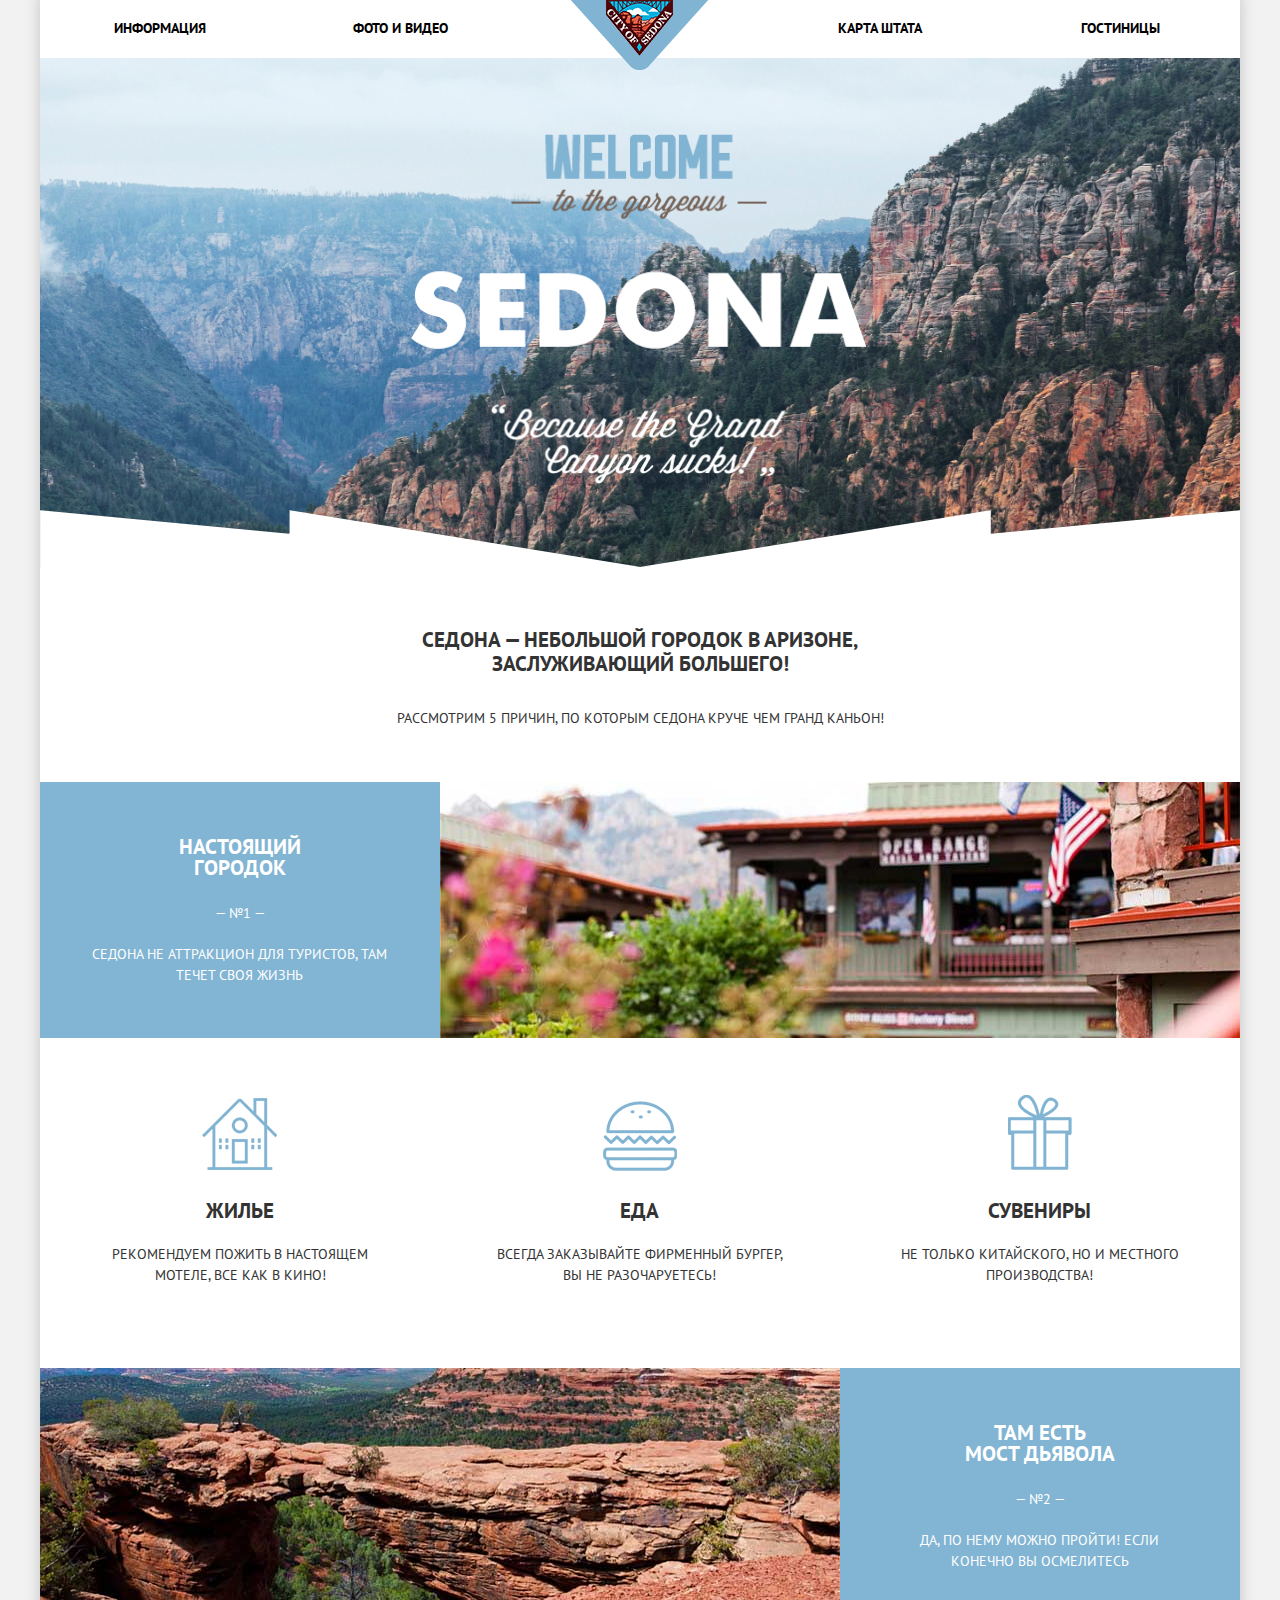
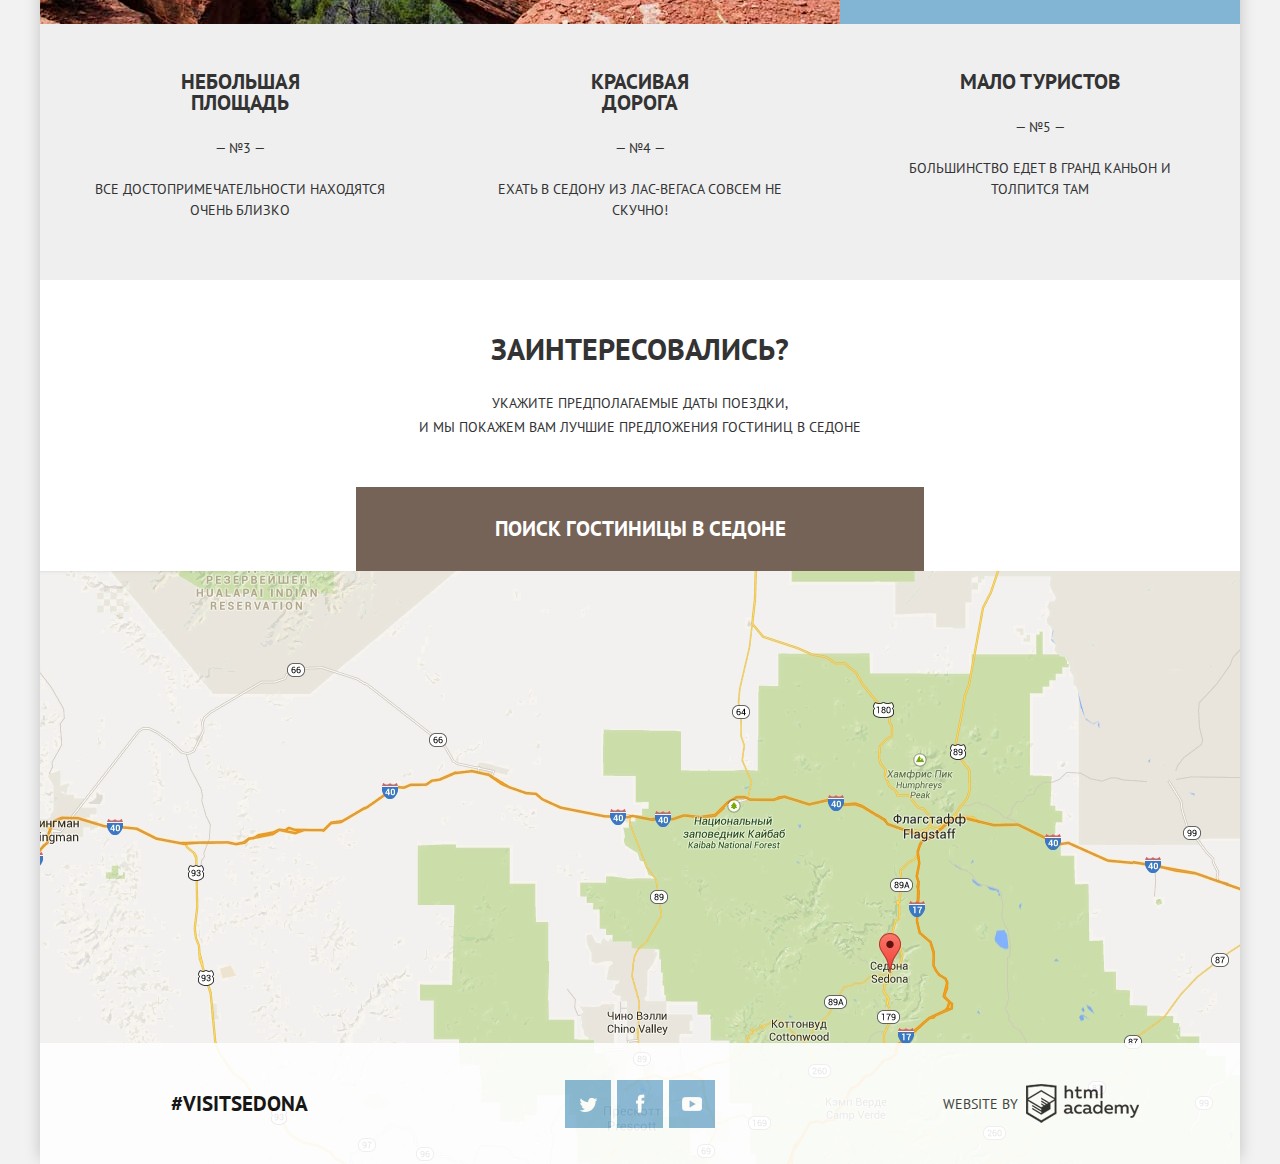
<file: index.html>
<!DOCTYPE html>
<html class="" lang="ru"><head>
<meta http-equiv="content-type" content="text/html; charset=UTF-8">
	<meta charset="UTF-8">
	<title>Седона</title>
	<link href="http://fonts.googleapis.com/css?family=PT+Sans:400,700&amp;subset=latin,cyrillic-ext" rel="stylesheet" type="text/css"> 
	<link href="css/normalize.css" rel="stylesheet">
	<link rel="stylesheet" href="css/style-min.css">
</head>

<body>
	<div class="main-container">
		<!-- begin header  -->
		<header class="main-header">
			<!-- begin nav  -->
			<nav class="main-navigation">
				<ul>
					<li><a href="#">Информация</a></li>
					<li><a href="#">Фото и видео</a></li>
					<li><a href="#">Карта штата</a></li>
					<li><a href="hotels.html">Гостиницы</a></li>
				</ul>	
			</nav>
			<!-- end nav -->
			<div class="img-logo">
				<a class="logo" href="index.html"><img src="img/logo.png" alt="City of Sedona" width="138" height="70"></a>
			</div>
		</header>
		<!-- end header -->

		<!-- begin main  -->
		<main>
			<!-- begin main-poster  -->
			<section class="main-poster">
				<img class="main-poster-slogan" src="img/main-poster-slogan.png" alt="Welcome to the gorgeous Sedona" width="458" height="352">
			</section>
			<!-- end main-poster -->

			<!-- begin intro  -->
			<section class="intro">
				<h2>Седона — небольшой городок в Аризоне, заслуживающий большего!</h2>
				<p>Рассмотрим 5 причин, по которым Седона круче чем Гранд Каньон!</p>
			</section>
			<!-- end intro -->

			<!-- begin features 1 -->
			<section class="features">
				<div class="features-content reasons">
					<h2>Настоящий городок</h2>
					<span>— №1 —</span>
					<p>Седона не аттракцион для туристов, там течет своя жизнь</p>
				</div>
				<div class="features-content"> 
					<img src="img/photo-r1.jpg" alt="Настоящий городок" width="800" height="256">
				</div>
			</section>
			<!-- end features 1  -->

			<!-- begin advantages 1 -->
			<section class="advantages">
				<div class="advantages-item advantages-item-housing">
					<h2>Жилье</h2>
					<p>Рекомендуем пожить в настоящем мотеле, все как в кино!</p>
				</div>
				<div class="advantages-item advantages-item-food">
					<h2>Еда</h2>
					<p>Всегда заказывайте фирменный бургер, Вы не разочаруетесь!</p>
				</div>
				<div class="advantages-item advantages-item-souvenirs">
					<h2>Сувениры</h2>
					<p>Не только китайского, но и местного производства!</p>
				</div>
			</section>
			<!-- end advantages 1 -->

			<!-- begin features 2 -->
			<section class="features">
				<div class="features-content">
					<img src="img/photo-r2.jpg" alt="Мост дьявола" width="800" height="256">
				</div>
				<div class="features-content reasons"> 
					<h2>Там есть мост&nbsp;дьявола</h2>
					<span>— №2 —</span>
					<p>Да, по нему можно пройти! Если конечно вы осмелитесь</p>
				</div>
			</section>
			<!-- end features 2 -->

			<!-- begin advantages 2 -->
			<section class="advantages">
				<div class="advantages-item reasons">
					<h2>Небольшая площадь</h2>
					<span>— №3 —</span>
					<p>Все достопримечательности находятся очень близко</p>
				</div>
				<div class="advantages-item reasons">
					<h2>Красивая дорога</h2>
					<span>— №4 —</span>
					<p>Ехать в Cедону из Лас-Вегаса совсем не скучно!</p>
				</div>
				<div class="advantages-item reasons">
					 <h2>Мало туристов</h2>
					 <span>— №5 —</span>
					 <p>Большинство едет в Гранд Каньон и толпится там</p>
				 </div>
			</section>
			<!-- end advantages 2 -->

			<!-- begin choose-hotel  -->
			<section class="choose-hotel">
				<h3>Заинтересовались?</h3>                                              
				<p>Укажите предполагаемые даты поездки,<br> и мы покажем вам лучшие предложения гостиниц в Cедоне</p>
				<a class="btn-order" href="form.html">Поиск гостиницы в Седоне</a>
			</section>
			<!-- end choose-hotel -->

			<!-- begin popup  -->
			<section class="popup">   
				<form class="form-popup" action="https://echo.htmlacademy.ru" method="get">
						<div class="form-row"> 
							<label class="form-label" for="date-in">Дата заезда:</label>
							<input class="form-input-date" name="date-in" id="date-in" value="24 АПРЕЛЯ 2016" type="text">                      
							<a href="#" class="icon-calendar"></a>
						</div>
						<div class="form-row">
							<label class="form-label" for="date-out">Дата выезда:</label>
							<input class="form-input-date" name="date-out" id="date-out" value="4 ИЮЛЯ 2016" type="text">                        
							<a href="#" class="icon-calendar"></a>
						</div>
						<div class="form-row">
							<div class="counter">
								<label class="form-label" for="counter-adult">Взрослые:</label>
								<button class="icon-minus" type="button"></button>
								<input class="form-input-counter" name="counter-adult" id="counter-adult" value="2" type="text">                        
								<button class="icon-plus" type="button"></button>
							</div>
						
							<div class="counter">
								<label class="form-label" for="counter-children">Дети:</label>
								<button class="icon-minus" type="button"></button>
								<input class="form-input-counter" name="counter-children" id="counter-children" value="0" type="text">                      
								<button class="icon-plus" type="button"></button>
							</div>
						</div>
					<input class="btn" value="Найти" type="submit">
				</form> 
				<iframe src="https://www.google.com/maps/embed?pb=%211m14%211m8%211m3%211d839471.5226392496%212d-112.0585197%213d34.7257149%213m2%211i1024%212i768%214f13.1%213m3%211m2%211s0x872da132f942b00d%3A0x5548c523fa6c8efd%212z0KHQtdC00L7QvdCwLCDQkNGA0LjQt9C-0L3QsCA4NjMzNiwg0KHQqNCQ%215e0%213m2%211sru%212sru%214v1477220779942" allowfullscreen="">
				</iframe>	  
			</section>

			<!-- end popup -->
		</main>
		<!-- end main -->
 
		<!-- begin footer  -->
		<footer class="main-footer footer-map">
			<!--<div class="footer-transparent">-->
			<div class="footer-hashtag"> <a href="#">#visitsedona</a> </div>
			<div class="footer-socials">
				<a class="social-btn social-btn-tw" href="#">Twitter</a>
				<a class="social-btn social-btn-fb" href="#">Facebook</a>
				<a class="social-btn social-btn-yt" href="#">Youtube</a>
		    </div>
			<div class="footer-copyright">
				<span>website by</span>
				<a href="https://htmlacademy.ru/" cae62717="true"></a>
			</div>
			<!--</div>-->
		</footer>
		<!-- end footer -->
	</div>

	<script src="js/main-min.js"></script>


</body></html>
</file>
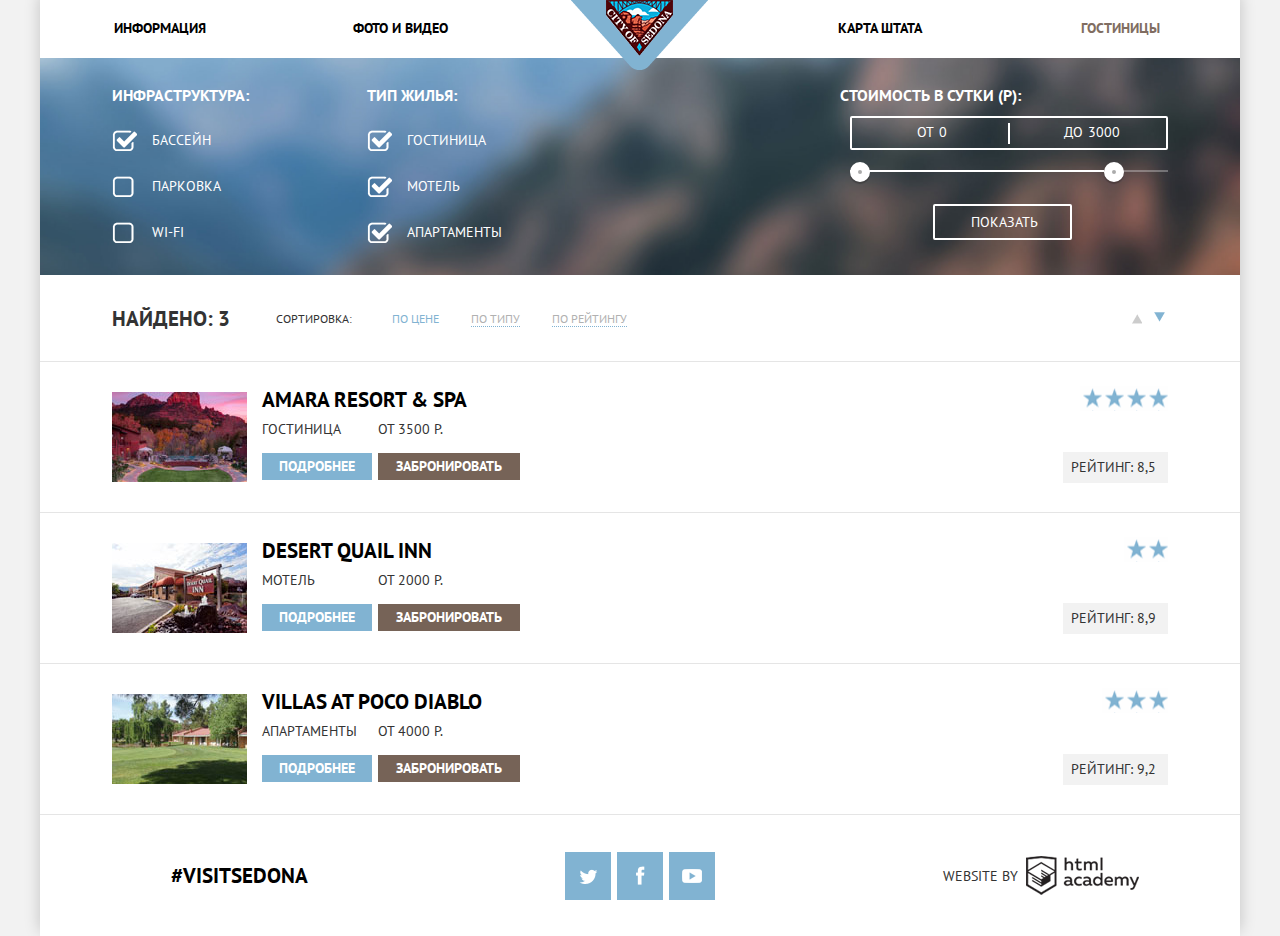
<file: hotels.html>
<!DOCTYPE html>
<html lang="ru"><head>
<meta http-equiv="content-type" content="text/html; charset=UTF-8">
    <meta charset="UTF-8">
    <title>Гостиницы | Седона</title>
    <link href="http://fonts.googleapis.com/css?family=PT+Sans:400,700&amp;subset=latin,cyrillic-ext" rel="stylesheet" type="text/css"> 
    <link href="css/normalize.css" rel="stylesheet">
    <link rel="stylesheet" href="css/style-min.css">
</head>
<body>
    <div class="main-container">
        <!-- begin header  -->
        <header class="main-header">
            <!-- begin nav  -->
            <nav class="main-navigation">
                <ul>
                    <li><a href="#">Информация</a></li>
    				<li><a href="#">Фото и видео</a></li>
    				<li><a href="#">Карта штата</a></li>
    				<li><a class="active" href="hotels.html">Гостиницы</a></li>
                </ul>
            </nav>
            <!-- end nav -->
            <div class="img-logo">
                <a class="logo" href="index.html"><img src="img/logo.png" alt="City of Sedona" width="138" height="70"></a>
            </div>
        </header>
        <!-- end header -->
        
        <!-- begin filters  -->
        <section class="filters">
			<form class="filters-row" action="https://echo.htmlacademy.ru" method="get">
                <div class="options">
                    <h2 class="filter-title">Инфраструктура:</h2>
                    <ul>
                        <li>
                            <input class="form-checkbox" id="check-f-1" name="facilities" checked="checked" type="checkbox">
                            <label class="form-label-chb" for="check-f-1">Бассейн</label>
                        </li>
                        <li>
                            <input class="form-checkbox" id="check-f-2" name="facilities" type="checkbox">
                            <label class="form-label-chb" for="check-f-2">Парковка</label>
                        </li>
                        <li>
                            <input class="form-checkbox" id="check-f-3" name="facilities" type="checkbox">
                            <label class="form-label-chb" for="check-f-3">Wi-Fi</label>
                        </li>
                    </ul>
                </div>
                <div class="options">
                    <h2 class="filter-title">Тип жилья:</h2>
                    <ul>
                        <li>
                            <input class="form-checkbox" id="check-h-1" name="housing" checked="checked" type="checkbox">
                            <label class="form-label-chb" for="check-h-1">Гостиница</label>
                        </li>
                        <li>
                            <input class="form-checkbox" id="check-h-2" name="housing" checked="checked" type="checkbox">
                            <label class="form-label-chb" for="check-h-2">Мотель</label>
                        </li>
                        <li>
                            <input class="form-checkbox" id="check-h-3" name="housing" checked="checked" type="checkbox">
                            <label class="form-label-chb" for="check-h-3">Апартаменты</label>
                        </li>
                    </ul>
                </div>
                <div class="filter-cost">
                    <h2>Стоимость в сутки (Р):</h2>
                    <div class="cost-input">
                        <label>ОТ<input class="cost-input-min" name="cost-from" value="0" type="text"></label>
                        <label>ДО<input class="cost-input-max" name="cost-to" value="3000" type="text"></label>
                    </div>
                    <div class="range">
	                    <div class="scale-slider">
	                        <div class="bar"></div>
	                    </div> 
	                        <button class="scale-slider-min" type="button" tabindex="-1"></button>
	                        <button class="scale-slider-max" type="button" tabindex="-1"></button>
	                </div>    
                    <button class="btn" type="submit">Показать</button>
                </div>
            </form>
        </section>
        <!-- end filters --> 

        <!-- begin search-results  -->
        <section class="search-results">
            <h3>Найдено: 3</h3>
            <span class="sort-type">Сортировка:</span>
            <div class="sort-list">
                <ul>
                    <li><a class="active" href="#">по цене</a></li>
                    <li><a href="#">по типу</a></li>
                    <li><a href="#">по рейтингу</a></li>
                </ul>
            </div>
            <div class="sort-order">
                <a class="icon-up" href="#"></a>
                <a class="icon-down active" href="#"></a>
            </div>  
        </section>
        <!-- end search-results -->

        <!-- begin main  -->
        <main>
            <!-- begin catalog-list 1  -->
            <article class="catalog-list">
                <div class="catalog-photo">
                    <img src="img/cl-1.jpg" alt="Amara Resort &amp; Spa" width="135" height="90">
                </div>
                <div class="catalog-item">
                    <h1><a class="catalog-item-title" href="#">Amara Resort &amp; Spa</a></h1>
                    <div class="catalog-action">
	                    <div class="catalog-action-detailed"> 
	                        <span>Гостиница</span>
	                        <a href="#" class="btn">Подробнее</a>
	                    </div>
	                    <div class="catalog-action-detailed">
	                        <span>ОТ 3500 Р.</span>
	                        <a href="#" class="btn btn-order">Забронировать</a>
	                    </div>
                	</div>
                </div>
                <div class="catalog-raiting">
                    <div class="raiting" data-rating="4"></div>
                    <span>Рейтинг: 8,5</span> 
                </div>
            </article>
            <!-- end catalog-list 1 -->

            <!-- begin catalog-list 2  -->
            <article class="catalog-list">
                <div class="catalog-photo">
                    <img src="img/cl-2.jpg" alt="Desert Quail Inn" width="135" height="90">
                </div>
                <div class="catalog-item">
                    <h1><a class="catalog-item-title" href="#">Desert Quail Inn</a></h1>
                    <div class="catalog-action">
	                    <div class="catalog-action-detailed"> 
	                        <span>Мотель</span>
	                        <a href="#" class="btn">Подробнее</a>
	                    </div>
	                    <div class="catalog-action-detailed">
	                        <span>ОТ 2000 Р.</span>
	                        <a href="#" class="btn btn-order">Забронировать</a>
	                    </div>
	                </div>    
                </div>
                <div class="catalog-raiting">
                    <div class="raiting" data-rating="2"></div>
                    <span>Рейтинг: 8,9</span> 
                </div>
            </article>
            <!-- end catalog-list 2 -->

            <!-- begin catalog-list 3  -->
            <article class="catalog-list">
                <div class="catalog-photo">
                    <img src="img/cl-3.jpg" alt="Villas at Poco Diablo" width="135" height="90">
                </div>
                <div class="catalog-item">
                    <h1><a class="catalog-item-title" href="#">Villas at Poco Diablo</a></h1>
					<div class="catalog-action">
	                    <div class="catalog-action-detailed"> 
	                        <span>Апартаменты</span>
	                        <a href="#" class="btn">Подробнее</a>
	                    </div>
	                    <div class="catalog-action-detailed">
	                        <span>ОТ 4000 Р.</span>
	                        <a href="#" class="btn btn-order">Забронировать</a>
	                    </div>
	                </div>    
                </div>
                <div class="catalog-raiting">
                    <div class="raiting" data-rating="3"></div>
                    <span>Рейтинг: 9,2</span>
                </div>
            </article>
            <!-- end catalog-list 3 -->

        </main>
        <!-- end main -->
                                                                                      
        <!-- begin footer  -->
        <footer class="main-footer">
            <div class="footer-hashtag"> <a href="#">#visitsedona</a> </div>
            <div class="footer-socials">
                <a class="social-btn social-btn-tw" href="#">Twitter</a>
				<a class="social-btn social-btn-fb" href="#">Facebook</a>
				<a class="social-btn social-btn-yt" href="#">Youtube</a>
		    </div>
            <div class="footer-copyright">
                <span>website by</span>
				<a href="https://htmlacademy.ru/" cae62717="true"></a>
                
            </div>
        </footer>
        <!-- end footer -->
    </div>
	

</body></html>
</file>
<file: css/style-min.css>
*{box-sizing:border-box}@-webkit-keyframes "show"{0%{-webkit-transform:scaleY(0) translateY(-100%);}20%{-webkit-transform:scaleY(0) translateY(-50%);}50%{-webkit-transform:scaleY(1) translateY(20%);}100%{-webkit-transform:scaleY(.8) translateY(0%);}100%{-webkit-transform:scaleY(1) translateY(0);}}@keyframes "show"{0%{-ms-transform:scaleY(0) translateY(-100%);transform:scaleY(0) translateY(-100%);}20%{-ms-transform:scaleY(0) translateY(-50%);transform:scaleY(0) translateY(-50%);}50%{-ms-transform:scaleY(1) translateY(20%);transform:scaleY(1) translateY(20%);}100%{-ms-transform:scaleY(.8) translateY(0%);transform:scaleY(.8) translateY(0%);}100%{-ms-transform:scaleY(1) translateY(0);transform:scaleY(1) translateY(0);}}body{font-size:14px;line-height:21px;font-family:"PT Sans", Arial, sans-serif;text-transform:uppercase;color:#333333;background-color:#f2f2f2}a{text-decoration:none;color:#000000}img{max-width:100%;width:auto;height:auto}.main-container{position:relative;display:-webkit-box;display:-ms-flexbox;display:flex;-webkit-box-orient:vertical;-webkit-box-direction:normal;-ms-flex-direction:column;flex-direction:column;width:1200px;margin:0 auto;background:#ffffff;box-shadow:0 -5px 15px 0 rgba(0, 0, 0, .2)}.main-header{position:relative;-webkit-box-orient:horizontal;-webkit-box-direction:normal;-ms-flex-direction:row;flex-direction:row;-webkit-box-pack:justify;-ms-flex-pack:justify;justify-content:space-between;-webkit-box-align:stretch;-ms-flex-align:stretch;align-items:stretch}.main-navigation{display:-webkit-box;display:-ms-flexbox;display:flex;-webkit-box-orient:horizontal;-webkit-box-direction:normal;-ms-flex-direction:row;flex-direction:row;-ms-flex-wrap:wrap;flex-wrap:wrap;-webkit-box-pack:justify;-ms-flex-pack:justify;justify-content:space-between;margin-top:15px;margin-bottom:14px}.main-navigation ul{margin:0;padding:0;list-style:none;font-size:0}.main-navigation li{display:inline-block;vertical-align:top;width:240px;text-align:center}.main-navigation li:nth-of-type(2){margin-right:240px}.main-navigation a{font-size:14px;line-height:26px;font-weight:700;color:#000000}.main-navigation a:hover{color:#81b3d2}.main-navigation a:active{color:#b2b2b2}.main-navigation .active{color:#806d61}.main-navigation .active:hover{color:#604d41}.main-navigation .active:active{color:#d5cfcb}.main-header .logo{position:absolute;z-index:20;top:0px;left:50%;width:138px;margin-left:-69px}.main-poster{position:relative;z-index:1;min-height:509px;background:#3d4c57 url(../img/main-poster.jpg) no-repeat 50% 28%;background-size:cover}.main-poster::after{content:"";position:absolute;z-index:20;left:0;right:0;bottom:0;height:57px;background:transparent url(../img/main-poster-mask.png) no-repeat 0 50%;background-size:100% 57px;border-bottom:none}.main-poster-slogan{position:relative;max-width:38%;height:auto;margin-top:76px;left:50%;margin-left:-229px}.intro{width:100%;padding-top:61px;padding-bottom:38px;line-height:24px;text-align:center}.intro >h2{margin-top:0;margin-right:380px;margin-bottom:30px;margin-left:380px}.intro p{font-size:14px}.features{display:-webkit-box;display:-ms-flexbox;display:flex;-webkit-box-pack:start;-ms-flex-pack:start;justify-content:flex-start;width:100%;background-color:#82b5d3;color:#ffffff}.reasons{max-width:33.33%;text-align:center;padding-top:54px;padding-bottom:52px}.reasons h2{margin-top:0;margin-right:120px;margin-bottom:25px;margin-left:120px;width:160px}.reasons p{margin-top:20px;margin-bottom:0}.reasons p:last-of-type{margin-left:12.25%;margin-right:12.25%}.features-content >img{display:block;max-width:100%;height:auto}.advantages{display:-webkit-box;display:-ms-flexbox;display:flex;-webkit-box-pack:center;-ms-flex-pack:center;justify-content:center}.advantages-item{position:relative;width:33.33%;text-align:center}.advantages-item h2{margin-top:0;margin-bottom:23px}.advantages-item:not(.reasons){padding-top:162px;padding-bottom:68px}.advantages-item:not(.reasons) p{padding-left:14%;padding-right:14%}.advantages-item:not(.reasons)::before{content:"";position:absolute;left:50%;top:57px;width:76px;min-height:76px;margin-left:-38px;background:transparent url(../img/sprites-icons.png) no-repeat}.advantages-item.advantages-item-housing::before{background-position:0 -305px}.advantages-item.advantages-item-food::before{background-position:0 0}.advantages-item.advantages-item-souvenirs::before{background-position:0 -153px}.advantages-item.reasons{background-color:#efefef;padding-top:47px;padding-bottom:59px}.advantages-item.reasons h2{margin-bottom:25px}.choose-hotel{width:100%;margin-top:57px;padding-left:316px;padding-right:316px;line-height:24px;text-align:center}.choose-hotel h3{font-size:30px;font-weight:700}.choose-hotel p{margin-left:60px;margin-right:60px;margin-bottom:48px}.choose-hotel a{width:568px;margin:0 auto;font-size:21px;font-weight:700;display:block;padding:30px;background-color:#766357;color:#ffffff}.popup{position:relative;display:-webkit-box;display:-ms-flexbox;display:flex;-webkit-box-orient:vertical;-webkit-box-direction:normal;-ms-flex-direction:column;flex-direction:column;width:100%;-webkit-box-align:center;-ms-flex-align:center;align-items:center}.form-popup{content:"";position:absolute;display:none;z-index:5;left:50%;top:0;width:568px;margin-left:-284px;padding:55px;box-shadow:0 10px 15px 0 rgba( 0, 0, 0, .15);background-color:#ffffff;-webkit-transform-origin:top;-ms-transform-origin:top;transform-origin:top}.form-popup-show{display:block;-webkit-animation:show 0.75s forwards;animation:show 0.75s forwards}.form-row{position:relative;display:-webkit-box;display:-ms-flexbox;display:flex;-webkit-box-orient:horizontal;-webkit-box-direction:normal;-ms-flex-direction:row;flex-direction:row;-webkit-box-pack:end;-ms-flex-pack:end;-webkit-box-pack:end;-ms-flex-pack:end;justify-content:flex-end;margin-bottom:26px;width:458px;font-weight:700;font-size:14px;line-height:18px;text-align:left}.form-label{display:inline-block;vertical-align:middle;line-height:41px;margin-right:auto;width:112px;font-size:14px}.form-row >input{border:none;color:#000000;background-color:#f2f2f2}.form-input-date{width:346px;padding-left:15px;border:2px solid #e5e5e5}.form-input-date:hover{padding-left:13px;background-color:#ebebeb;border:2px solid #ebebeb}.form-input-date:focus{padding-left:13px;background-color:#ffffff;border:2px solid #e5e5e5}.icon-calendar{content:"";position:absolute;top:0px;right:0px;width:39px;height:38px;background:transparent -140px -88px url("../img/sprites-icons-other.png") no-repeat}.icon-calendar:hover{background-position:-172px -88px}.icon-calendar:active{background-position:-203px -88px}.counter{display:-webkit-box;display:-ms-flexbox;display:flex;-webkit-box-pack:end;-ms-flex-pack:end;justify-content:flex-end;border:none}.counter:first-of-type{width:226px}.counter .form-label[for='counter-children']{width:65px;margin-left:50px}.form-input-counter,button.icon-minus,button.icon-plus{width:38px;border:none;color:#000000;background-color:#f2f2f2;text-align:center}button.icon-minus,button.icon-plus{background-image:url(../img/sprites-icons-other.png)}button.icon-minus{background-position:-96px 7px}button.icon-minus:hover{background-position:-96px -25px}button.icon-minus:active{background-position:-96px -57px}button.icon-plus{background-position:-126px 7px}button.icon-plus:hover{background-position:-126px -25px}button.icon-plus:active{background-position:-126px -57px}.popup .btn{width:458px;margin-top:26px;padding-top:15px;padding-bottom:16px;background-color:#82b5d3;font-size:21px;font-weight:700;text-transform:uppercase;color:#ffffff;border:none}.popup .btn:hover{background-color:#669ec0}.popup .btn:active{background-color:#5496bd;color:#88b6d1}.popup iframe{position:relative;z-index:1;width:100%;min-height:593px;border:none;background:#81b3d2 url(../img/map.png) no-repeat}.main-footer{display:-webkit-box;display:-ms-flexbox;display:flex;-webkit-box-orient:horizontal;-webkit-box-direction:normal;-ms-flex-direction:row;flex-direction:row;-webkit-box-pack:justify;-ms-flex-pack:justify;justify-content:space-between;-webkit-box-align:center;-ms-flex-align:center;align-items:center;padding-top:37px;padding-bottom:36px;text-align:center;background-color:#ffffff}.footer-map{position:absolute;z-index:3;bottom:0;left:0;right:0;opacity:0.9}.main-footer .footer-hashtag{width:33.33%;font-size:21px;font-weight:bold;margin-top:-2px}.main-footer .footer-socials{width:33.33%}.footer-socials a{display:inline-block;position:relative;vertical-align:top;width:46px;min-height:48px;padding-top:14px;padding-bottom:13px;margin-right:2px;font-size:0;background-color:#81b3d2}.footer-socials a:last-of-type{margin-right:0}.footer-socials a:hover{position:relative;background-color:#669ec0}.footer-socials a:active{position:relative;background-color:#5496bd}.social-btn::before{content:"";position:absolute;width:22px;height:20px;top:50%;left:50%;margin-left:-11px;margin-top:-10px;background:url(../img/sprites-icons-other.png) no-repeat}.social-btn-tw::before{background-position:-170px 0}.social-btn-tw:active::before{background-position:-211px 0px}.social-btn-fb::before{background-position:-170px -34px}.social-btn-fb:active::before{background-position:-212px -34px}.social-btn-yt::before{background-position:-172px -67px}.social-btn-yt:active::before{background-position:-211px -67px}.footer-copyright{width:33.33%;vertical-align:middle;margin-top:2px}.footer-copyright span{padding-left:13px}.footer-copyright a{display:inline-block;vertical-align:inherit;width:124px;height:42px;margin-left:4px;background:0 -198px no-repeat url("../img/sprites-logo-htmlacademy.png")}.footer-copyright a:hover{background:0 -99px no-repeat url("../img/sprites-logo-htmlacademy.png")}.footer-copyright a:active{background:0 0 no-repeat url("../img/sprites-logo-htmlacademy.png")}.filters{padding-top:27px;padding-bottom:7px;color:#ffffff;background:#46525c url(../img/bg-hotels-filters.jpg) no-repeat 0 50%;background-size:cover}.filters-row{display:-webkit-box;display:-ms-flexbox;display:flex;width:100%;-webkit-box-orient:horizontal;-webkit-box-direction:normal;-ms-flex-direction:row;flex-direction:row;-webkit-box-pack:start;-ms-flex-pack:start;justify-content:flex-start}.options >h2,.filter-cost >h2{font-size:16px}.options >ul{list-style:none;text-align:left;padding-left:0}.options{width:25%;padding-left:27px}.options:first-of-type{padding-left:72px}.options >h2{margin-top:0;margin-bottom:24px}.form-label-chb{position:relative;display:block;margin-bottom:25px;margin-left:40px;cursor:pointer}input + .form-label-chb::before{content:"";position:absolute;top:0;left:-40px;width:25px;min-height:21px;background:-7px -8px no-repeat url(../img/sprites-icons-other.png)}input:checked + .form-label-chb::before{background:-49px -8px no-repeat url(../img/sprites-icons-other.png)}input:disabled + .form-label-chb::before{background:-11px -10px no-repeat url(../img/sprites-checkbox-disabled.png)}input:checked:disabled + .form-label-chb::before{background:-11px -52px no-repeat url(../img/sprites-checkbox-disabled.png)}input.form-checkbox{display:none;margin:0;padding:0}.filter-cost{width:50%;padding-left:200px;padding-right:72px}.filter-cost >h2{margin-top:0;margin-bottom:10px}.cost-input{position:relative;margin-left:10px;margin-bottom:20px;padding-top:3px;padding-bottom:4px;border:2px solid #ffffff;border-radius:2px;font-size:0;background-color:transparent}.cost-input::before{content:"";position:absolute;left:50%;top:5px;width:2px;height:21px;margin-left:-1px;background-color:#ffffff}.cost-input label{display:inline-block;vertical-align:top;padding-left:65px;font-size:14px;text-transform:uppercase;cursor:pointer}.cost-input label:last-of-type{padding-left:70px}.cost-input-max,.cost-input-min{width:50px;margin:0;color:inherit;font:inherit;background:none;border:none;outline:none;cursor:pointer}.cost-input input{width:60px;padding-left:5px;margin:0}.range{position:relative;margin-left:10px;margin-bottom:32px}.scale-slider{height:2px;background-color:rgba(255, 255, 255, 0.3)}.bar{width:80%;height:2px;background-color:#ffffff}.scale-slider-min,.scale-slider-max{content:"";position:absolute;top:-8px;padding:2px;border:8px solid #fff;border-radius:50%;background-color:#ababab;box-shadow:0 2px 1px 0 rgba(0, 1, 1, 0.2);cursor:pointer}.scale-slider-min:hover,.scale-slider-max:hover{background-color:#1c4f80}.scale-slider-min{left:0}.scale-slider-max{left:80%}.filter-cost >button{width:139px;margin-left:93px;padding-top:6px;padding-bottom:5px;padding-left:10px;border:2px solid #ffffff;border-radius:2px;font-size:14px;font-weight:400;line-height:21px;background-color:transparent;text-transform:uppercase}.filter-cost >button:hover{color:#000000;background-color:#ffffff}.search-results{display:-webkit-box;display:-ms-flexbox;display:flex;-webkit-box-align:center;-ms-flex-align:center;align-items:center;padding-top:12px;padding-right:72px;padding-left:72px;padding-bottom:11px;border-bottom:1px solid #e5e5e5}.search-results h3{font-size:21px;width:164px}.sort-type,.search-results{font-size:12px}.search-results ul{margin-top:12px;list-style:none}.sort-list{width:770px}.sort-list li{display:inline-block;vertical-align:top;padding-right:29px}.sort-list a{color:#b1b1b1;border-bottom:1px dotted #81b3d2}.sort-list a:hover{color:#81b3d2}.sort-list a:active{color:#000000;border:none}.sort-list .active{color:#81b3d2;border-bottom:none}.sort-list .active:hover{color:#81b3d2;border-bottom:none}.sort-list .active:active{color:#81b3d2;border-bottom:none}.sort-order{width:47px}.sort-order a{display:inline-block;width:21px;vertical-align:top}.icon-up,.icon-down{min-height:20px;width:21px;text-align:center;background-image:url(../img/sprites-icons-other.png)}.icon-up{background-position:-2px -40px}.icon-up:hover{background-position:-2px -68px}.icon-up:active{background-position:-2px -96px}.icon-up .active{background-position:-2px -98px}.icon-up.active:hover{background-position:-2px -98px}.icon-up.active:active{background-position:-2px -98px}.icon-down{background-position:-41px -98px}.icon-down:hover{background-position:-41px -69px}.icon-down:active{background-position:-41px -98px}.icon-down .active{background-position:-41px -98px}.icon-down.active:hover{background-position:-41px -98px}.icon-down.active:active{background-position:-41px -98px}.catalog-list{padding-top:30px;padding-bottom:24px;display:-webkit-box;display:-ms-flexbox;display:flex;-webkit-box-pack:justify;-ms-flex-pack:justify;justify-content:space-between;border-bottom:1px solid #e5e5e5}.catalog-photo{max-width:237px;padding-left:72px}.catalog-item{width:781px;display:-webkit-box;display:-ms-flexbox;display:flex;-ms-flex-wrap:wrap;flex-wrap:wrap;min-height:90px}.catalog-item-title:hover{color:#81b3d2}.catalog-item-title:active{color:#c7c7c7}.catalog-item >h1{margin-top:-3px;margin-bottom:0px;width:100%;font-size:21px;font-weight:700}.catalog-action{display:-webkit-box;display:-ms-flexbox;display:flex;-webkit-box-orient:horizontal;-webkit-box-direction:normal;-ms-flex-direction:row;flex-direction:row}.catalog-action-detailed{display:-webkit-box;display:-ms-flexbox;display:flex;-webkit-box-orient:vertical;-webkit-box-direction:normal;-ms-flex-direction:column;flex-direction:column}.catalog-action-detailed span{display:block;padding-top:0px;padding-bottom:13px}.catalog-action-detailed >.btn{display:block;width:110px;margin-right:6px;padding-top:3px;padding-bottom:3px;color:#ffffff;font-size:14px;font-weight:700;text-align:center;vertical-align:middle;background-color:#81b3d2}.catalog-action-detailed >.btn:hover{background-color:#669ec0}.catalog-action-detailed >.btn:active{color:#88b6d1;background-color:#5496bd}.catalog-action-detailed >.btn-order{width:142px;background-color:#766357}.catalog-action-detailed >.btn-order:hover{background-color:#604e43}.catalog-action-detailed >.btn-order:active{color:#857871;background-color:#503e33}.catalog-raiting{display:-webkit-box;display:-ms-flexbox;display:flex;-webkit-box-orient:vertical;-webkit-box-direction:normal;-ms-flex-direction:column;flex-direction:column;-webkit-box-pack:justify;-ms-flex-pack:justify;justify-content:space-between;-webkit-box-align:end;-ms-flex-align:end;align-items:flex-end;width:182px;padding-right:72px;margin-top:-6px}.raiting{width:106px;min-height:25px;background-image:url(../img/icon-star.png);background-position:right}.raiting[data-rating="5"]{width:106px}.raiting[data-rating="4"]{width:88px}.raiting[data-rating="3"]{width:66px}.raiting[data-rating="2"]{width:44px}.raiting[data-rating="1"]{width:22px}.catalog-raiting span{min-width:103px;margin-bottom:5px;padding-top:5px;padding-right:12px;padding-bottom:5px;padding-left:8px;background-color:#f2f2f2;white-space:nowrap}
</file>
